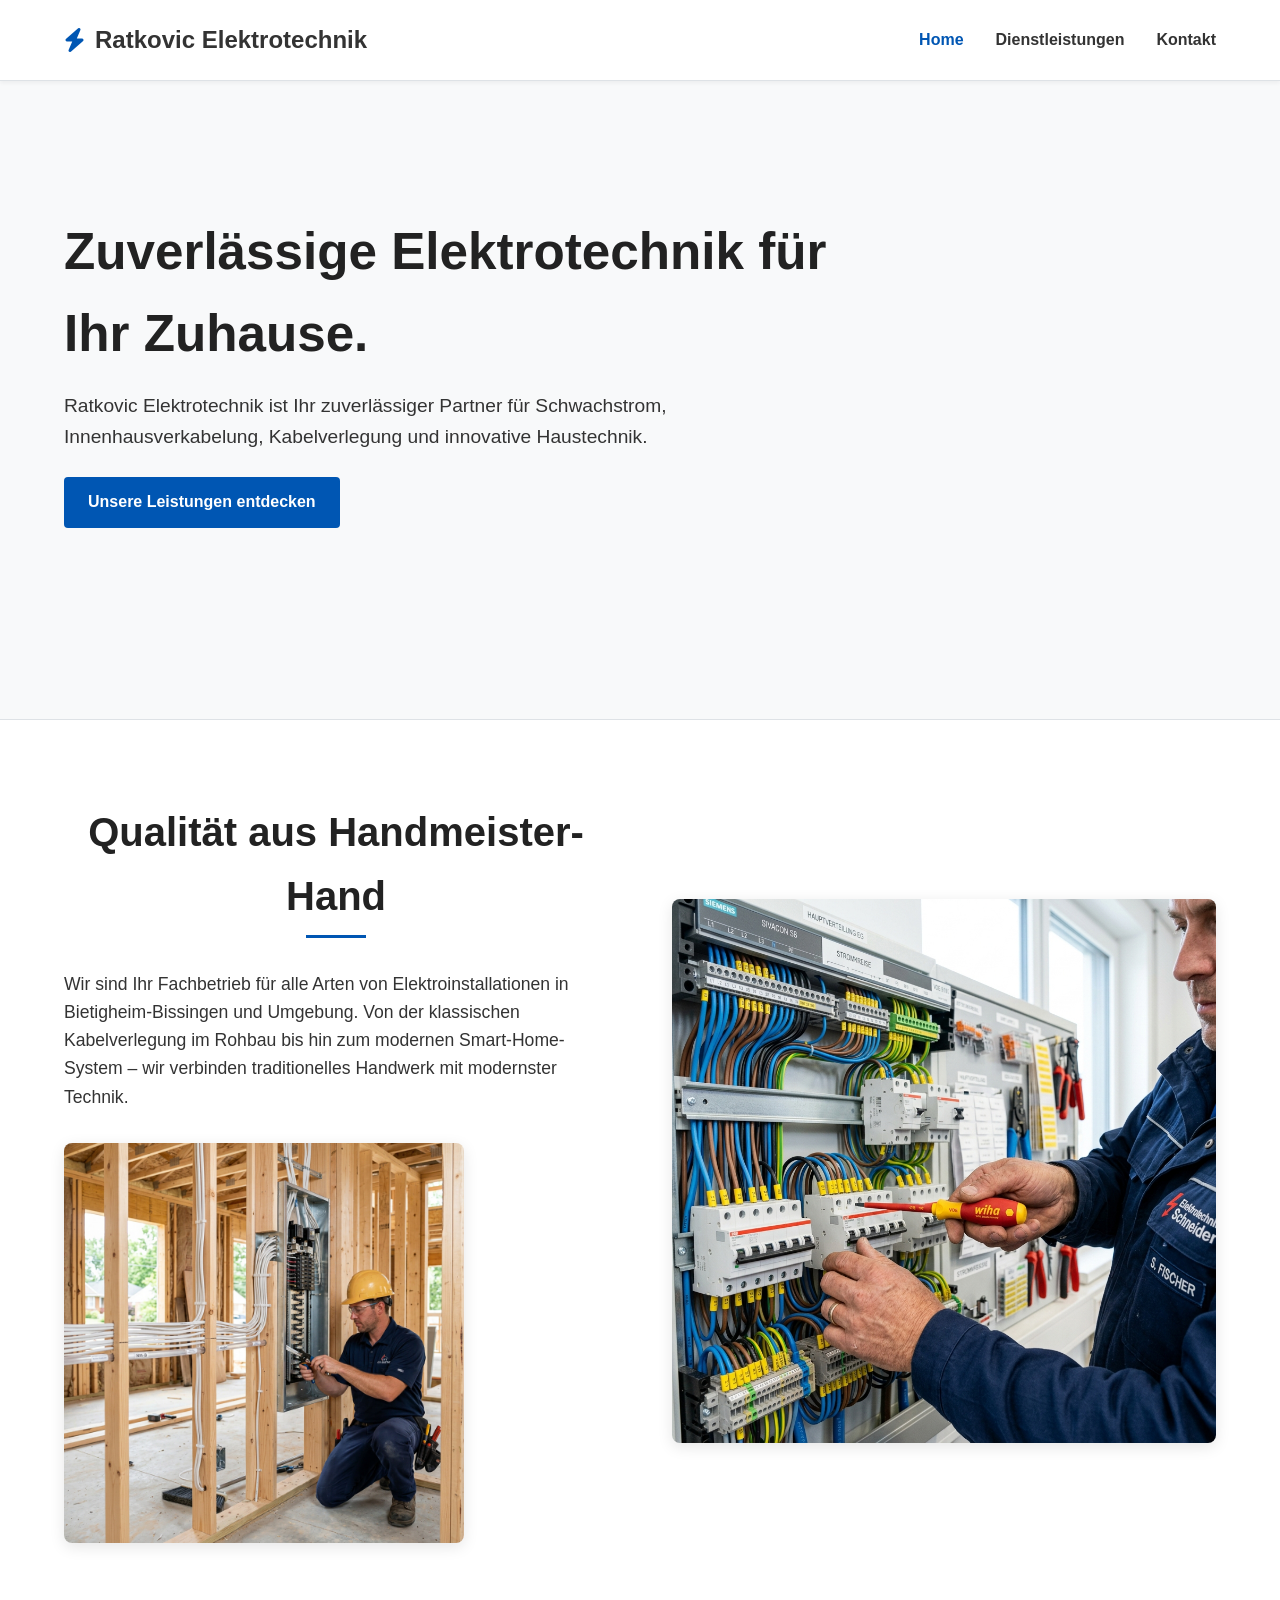
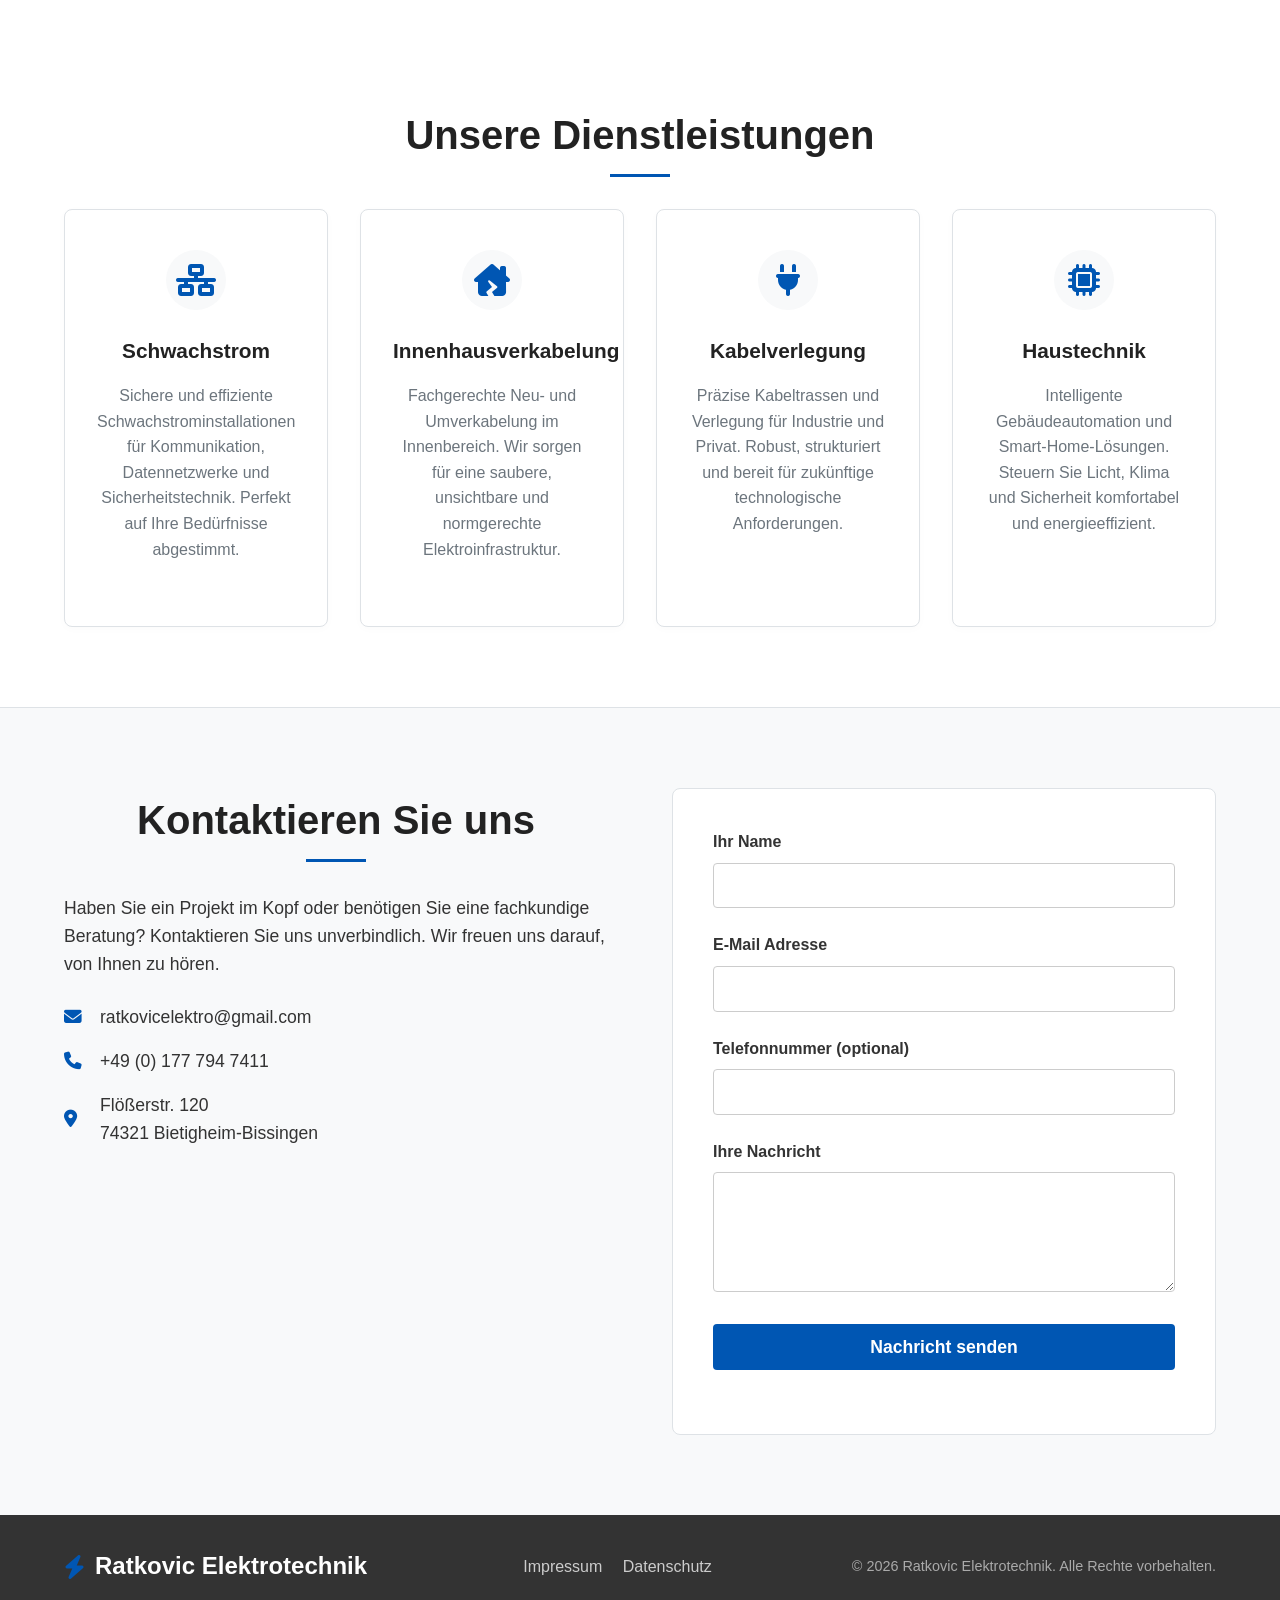
<file: index.html>
<!DOCTYPE html>
<html lang="de">
<head>
    <meta charset="UTF-8">
    <meta name="viewport" content="width=device-width, initial-scale=1.0">
    <title>Ratkovic Elektrotechnik | Ihr vertrauensvoller Partner für Elektrik</title>
    <meta name="description" content="Professionelle Dienstleistungen für Schwachstrom, Innenhausverkabelung, Kabelverlegung und Haustechnik von Ratkovic Elektrotechnik.">
    <link rel="stylesheet" href="styles.css">
    <link rel="preconnect" href="https://fonts.googleapis.com">
    <link rel="preconnect" href="https://fonts.gstatic.com" crossorigin>
    <link href="https://fonts.googleapis.com/css2?family=Inter:wght@300;400;600;800&display=swap" rel="stylesheet">
    <link rel="stylesheet" href="https://cdnjs.cloudflare.com/ajax/libs/font-awesome/6.4.0/css/all.min.css">
</head>
<body>

    <!-- Navigation -->
    <nav id="navbar">
        <div class="container nav-container">
            <a href="#home" class="logo">
                <i class="fa-solid fa-bolt"></i> Ratkovic Elektrotechnik
            </a>
            <ul class="nav-links">
                <li><a href="#home" class="active">Home</a></li>
                <li><a href="#leistungen">Dienstleistungen</a></li>
                <li><a href="#kontakt">Kontakt</a></li>
            </ul>
            <button class="mobile-menu-btn">
                <i class="fa-solid fa-bars"></i>
            </button>
        </div>
    </nav>

    <!-- Hero Section -->
    <section id="home" class="hero">
        <div class="container">
            <div class="hero-content">
                <h1>Zuverlässige Elektrotechnik für Ihr Zuhause.</h1>
                <p>Ratkovic Elektrotechnik ist Ihr zuverlässiger Partner für Schwachstrom, Innenhausverkabelung, Kabelverlegung und innovative Haustechnik.</p>
                <a href="#leistungen" class="btn btn-primary">Unsere Leistungen entdecken</a>
            </div>
        </div>
    </section>

    <!-- Über uns Section -->
    <section id="ueber-uns">
        <div class="container content-split">
            <div class="text-content">
                <h2>Qualität aus <span>Handmeister-Hand</span></h2>
                <p>Wir sind Ihr Fachbetrieb für alle Arten von Elektroinstallationen in Bietigheim-Bissingen und Umgebung. Von der klassischen Kabelverlegung im Rohbau bis hin zum modernen Smart-Home-System – wir verbinden traditionelles Handwerk mit modernster Technik.</p>
                <img src="assets/cables.png" alt="Kabelverlegung" class="inline-image" style="margin-top: 2rem;">
            </div>
            <div class="image-content">
                <img src="assets/electrician.png" alt="Elektriker bei der Arbeit" class="featured-image">
            </div>
        </div>
    </section>

    <!-- Services Section -->
    <section id="leistungen">
        <div class="container">
            <h2>Unsere <span>Dienstleistungen</span></h2>
            <div class="services-grid">
                
                <!-- Service 1 -->
                <div class="service-card">
                    <div class="service-icon">
                        <i class="fa-solid fa-network-wired"></i>
                    </div>
                    <h3>Schwachstrom</h3>
                    <p>Sichere und effiziente Schwachstrominstallationen für Kommunikation, Datennetzwerke und Sicherheitstechnik. Perfekt auf Ihre Bedürfnisse abgestimmt.</p>
                </div>

                <!-- Service 2 -->
                <div class="service-card">
                    <div class="service-icon">
                        <i class="fa-solid fa-house-chimney-crack"></i>
                    </div>
                    <h3>Innenhausverkabelung</h3>
                    <p>Fachgerechte Neu- und Umverkabelung im Innenbereich. Wir sorgen für eine saubere, unsichtbare und normgerechte Elektroinfrastruktur.</p>
                </div>

                <!-- Service 3 -->
                <div class="service-card">
                    <div class="service-icon">
                        <i class="fa-solid fa-plug"></i>
                    </div>
                    <h3>Kabelverlegung</h3>
                    <p>Präzise Kabeltrassen und Verlegung für Industrie und Privat. Robust, strukturiert und bereit für zukünftige technologische Anforderungen.</p>
                </div>

                <!-- Service 4 -->
                <div class="service-card">
                    <div class="service-icon">
                        <i class="fa-solid fa-microchip"></i>
                    </div>
                    <h3>Haustechnik</h3>
                    <p>Intelligente Gebäudeautomation und Smart-Home-Lösungen. Steuern Sie Licht, Klima und Sicherheit komfortabel und energieeffizient.</p>
                </div>

            </div>
        </div>
    </section>

    <!-- Contact Section -->
    <section id="kontakt" class="contact">
        <div class="container contact-container">
            <div class="contact-info">
                <h2>Kontaktieren Sie uns <span></h2>
                <p>Haben Sie ein Projekt im Kopf oder benötigen Sie eine fachkundige Beratung? Kontaktieren Sie uns unverbindlich. Wir freuen uns darauf, von Ihnen zu hören.</p>
                
                <ul class="contact-details">
                    <li>
                        <i class="fa-solid fa-envelope"></i>
                        <span>ratkovicelektro@gmail.com</span>
                    </li>
                    <li>
                        <i class="fa-solid fa-phone"></i>
                        <span>+49 (0) 177 794 7411</span>
                    </li>
                    <li>
                        <i class="fa-solid fa-location-dot"></i>
                        <span>Flößerstr. 120<br>74321 Bietigheim-Bissingen<span>
                    </li>
                </ul>
            </div>

            <div class="contact-form-wrapper">
                <form class="contact-form" id="contactForm" action="https://api.web3forms.com/submit" method="POST">
                   <input type="hidden" name="access_key" value="741a61e4-0ac5-4b56-ba2d-badff3c18d79">
                    
                    <div class="form-group">
                        <label for="name">Ihr Name</label>
                        <input type="text" id="name" name="name" required>
                    </div>
                    <div class="form-group">
                        <label for="email">E-Mail Adresse</label>
                        <input type="email" id="email" name="email" required>
                    </div>
                    <div class="form-group">
                        <label for="phone">Telefonnummer (optional)</label>
                        <input type="tel" id="phone" name="phone">
                    </div>
                    <div class="form-group">
                        <label for="message">Ihre Nachricht</label>
                        <textarea id="message" name="message" required></textarea>
                    </div>
                    <button type="submit" class="btn btn-primary">Nachricht senden</button>
                    <p id="form-result" style="margin-top: 1rem; font-weight: bold;"></p>
                </form>
            </div>
        </div>
    </section>

    <!-- Footer -->
    <footer>
        <div class="container footer-content">
            <div class="logo">
                <i class="fa-solid fa-bolt"></i> Ratkovic Elektrotechnik
            </div>
            <div class="footer-links">
                <a href="impressum.html">Impressum</a>
                <a href="#">Datenschutz</a>
            </div>
            <div class="copyright">
                &copy; <span id="year"></span> Ratkovic Elektrotechnik. Alle Rechte vorbehalten.
            </div>
        </div>
    </footer>

    <script src="script.js"></script>
</body>
</html>
</file>
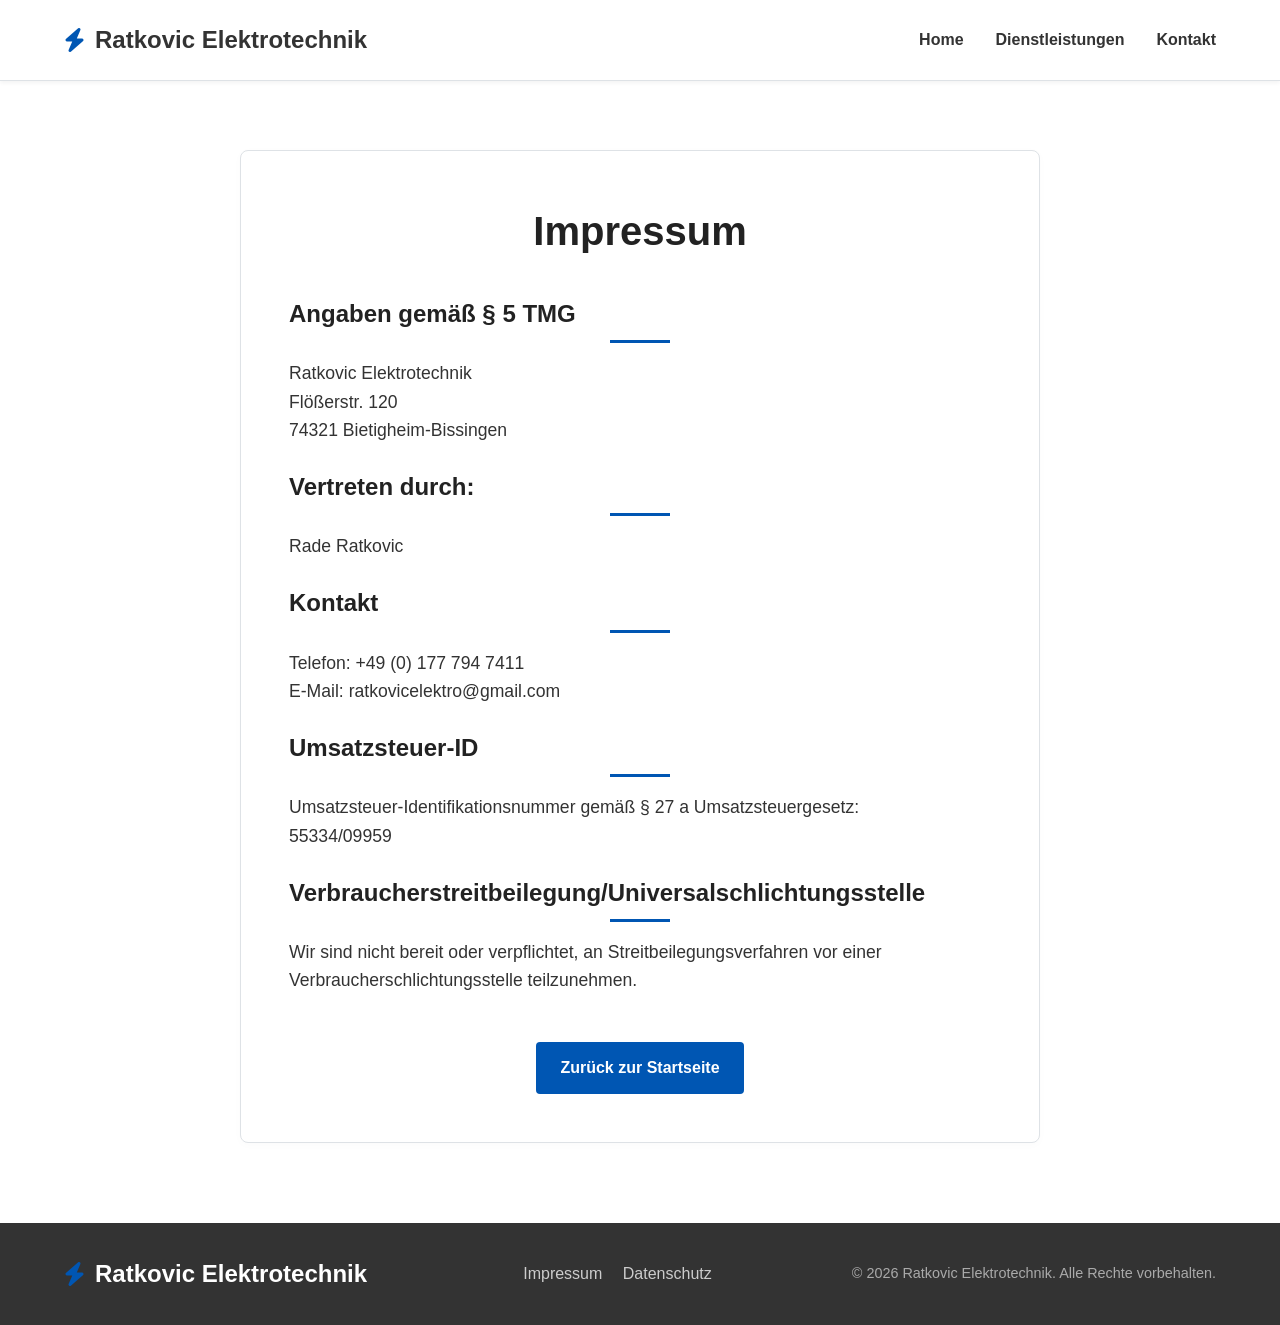
<file: impressum.html>
<!DOCTYPE html>
<html lang="de">
<head>
    <meta charset="UTF-8">
    <meta name="viewport" content="width=device-width, initial-scale=1.0">
    <title>Impressum | Ratkovic Elektrotechnik</title>
    <link rel="stylesheet" href="styles.css">
    <link rel="preconnect" href="https://fonts.googleapis.com">
    <link rel="preconnect" href="https://fonts.gstatic.com" crossorigin>
    <link href="https://fonts.googleapis.com/css2?family=Inter:wght@300;400;600;800&display=swap" rel="stylesheet">
    <link rel="stylesheet" href="https://cdnjs.cloudflare.com/ajax/libs/font-awesome/6.4.0/css/all.min.css">
    <style>
        .impressum-section {
            padding-top: 150px;
            min-height: calc(100vh - 100px);
        }
        .impressum-content {
            background: #ffffff;
            padding: 3rem;
            border-radius: 8px;
            border: 1px solid #dee2e6;
            max-width: 800px;
            margin: 0 auto;
            box-shadow: 0 2px 10px rgba(0,0,0,0.02);
        }
        .impressum-content h1 {
            font-size: 2.5rem;
            margin-bottom: 2rem;
            text-align: center;
        }
        .impressum-content h2 {
            font-size: 1.5rem;
            margin-bottom: 1rem;
            text-align: left;
            color: #222;
        }
        .impressum-content p {
            margin-bottom: 1.5rem;
        }
    </style>
</head>
<body>

    <!-- Navigation -->
    <nav id="navbar">
        <div class="container nav-container">
            <a href="index.html" class="logo">
                <i class="fa-solid fa-bolt"></i> Ratkovic Elektrotechnik
            </a>
            <ul class="nav-links">
                <li><a href="index.html#home">Home</a></li>
                <li><a href="index.html#leistungen">Dienstleistungen</a></li>
                <li><a href="index.html#kontakt">Kontakt</a></li>
            </ul>
        </div>
    </nav>

    <!-- Impressum Section -->
    <section class="impressum-section">
        <div class="container">
            <div class="impressum-content">
                <h1>Impressum</h1>
                
                <h2>Angaben gemäß § 5 TMG</h2>
                <p>
                    Ratkovic Elektrotechnik<br>
                    Flößerstr. 120<br>
                    74321 Bietigheim-Bissingen
                </p>

                <h2>Vertreten durch:</h2>
                <p>Rade Ratkovic</p>

                <h2>Kontakt</h2>
                <p>
                    Telefon: +49 (0) 177 794 7411<br>
                    E-Mail: ratkovicelektro@gmail.com
                </p>

                <h2>Umsatzsteuer-ID</h2>
                <p>
                    Umsatzsteuer-Identifikationsnummer gemäß § 27 a Umsatzsteuergesetz:<br>
                    55334/09959
                </p>

                <h2>Verbraucherstreitbeilegung/Universalschlichtungsstelle</h2>
                <p>
                    Wir sind nicht bereit oder verpflichtet, an Streitbeilegungsverfahren vor einer Verbraucherschlichtungsstelle teilzunehmen.
                </p>
                
                <div style="text-align: center; margin-top: 3rem;">
                    <a href="index.html" class="btn btn-primary">Zurück zur Startseite</a>
                </div>
            </div>
        </div>
    </section>

    <!-- Footer -->
    <footer>
        <div class="container footer-content">
            <div class="logo">
                <i class="fa-solid fa-bolt"></i> Ratkovic Elektrotechnik
            </div>
            <div class="footer-links">
                <a href="impressum.html" class="active">Impressum</a>
                <a href="#">Datenschutz</a>
            </div>
            <div class="copyright">
                &copy; <span id="year"></span> Ratkovic Elektrotechnik. Alle Rechte vorbehalten.
            </div>
        </div>
    </footer>

    <script src="script.js"></script>
</body>
</html>
</file>
<file: styles.css>
:root {
  --bg-light: #ffffff;
  --bg-gray: #f8f9fa;
  --text-main: #333333;
  --text-muted: #6c757d;
  --primary: #0056b3;
  --primary-hover: #004494;
  --border-color: #dee2e6;
  --transition: all 0.2s ease-in-out;
}

* {
  margin: 0;
  padding: 0;
  box-sizing: border-box;
}

html {
  scroll-behavior: smooth;
  font-family: 'Arial', sans-serif; /* Simpler, more standard font */
}

body {
  background-color: var(--bg-light);
  color: var(--text-main);
  line-height: 1.6;
}

/* Typography */
h1, h2, h3, h4 {
  font-weight: 700;
  color: #222;
}

h1 {
  font-size: clamp(2rem, 4vw, 3.5rem);
  margin-bottom: 1rem;
}

h2 {
  font-size: 2.5rem;
  margin-bottom: 2rem;
  text-align: center;
  position: relative;
  padding-bottom: 10px;
}

h2::after {
  content: '';
  position: absolute;
  bottom: 0;
  left: 50%;
  transform: translateX(-50%);
  width: 60px;
  height: 3px;
  background-color: var(--primary);
}

p {
  color: var(--text-main);
  font-size: 1.1rem;
  margin-bottom: 1.5rem;
}

/* Utilities */
.container {
  width: 90%;
  max-width: 1200px;
  margin: 0 auto;
}

section {
  padding: 5rem 0;
}

.btn {
  display: inline-block;
  padding: 0.8rem 1.5rem;
  border-radius: 4px;
  font-weight: bold;
  text-decoration: none;
  cursor: pointer;
  border: none;
  transition: var(--transition);
}

.btn-primary {
  background-color: var(--primary);
  color: #fff;
}

.btn-primary:hover {
  background-color: var(--primary-hover);
}

/* Navigation */
nav {
  position: fixed;
  top: 0;
  width: 100%;
  background: #ffffff;
  z-index: 1000;
  border-bottom: 1px solid var(--border-color);
  box-shadow: 0 2px 4px rgba(0,0,0,0.05);
}

.nav-container {
  display: flex;
  justify-content: space-between;
  align-items: center;
  height: 80px;
}

.logo {
  font-size: 1.5rem;
  font-weight: bold;
  color: var(--text-main);
  text-decoration: none;
  display: flex;
  align-items: center;
  gap: 10px;
}

.logo i {
  color: var(--primary);
}

.nav-links {
  display: flex;
  list-style: none;
  gap: 2rem;
}

.nav-links a {
  color: var(--text-main);
  text-decoration: none;
  font-weight: 600;
  transition: var(--transition);
}

.nav-links a:hover,
.nav-links a.active {
  color: var(--primary);
}

.mobile-menu-btn {
  display: none;
  background: none;
  border: none;
  color: var(--text-main);
  font-size: 1.5rem;
  cursor: pointer;
}

/* Hero Section */
.hero {
  min-height: 80vh;
  display: flex;
  align-items: center;
  background-color: var(--bg-gray);
  padding-top: 100px;
  border-bottom: 1px solid var(--border-color);
}

.hero-content {
  max-width: 800px;
}

.hero-content p {
  font-size: 1.2rem;
}

/* Services Section */
.services-grid {
  display: grid;
  grid-template-columns: repeat(auto-fit, minmax(250px, 1fr));
  gap: 2rem;
}

.service-card {
  background: #ffffff;
  padding: 2.5rem 2rem;
  border: 1px solid var(--border-color);
  border-radius: 8px;
  text-align: center;
  box-shadow: 0 2px 10px rgba(0,0,0,0.02);
}

.service-icon {
  width: 60px;
  height: 60px;
  background: var(--bg-gray);
  border-radius: 50%;
  display: flex;
  align-items: center;
  justify-content: center;
  margin: 0 auto 1.5rem;
  font-size: 2rem;
  color: var(--primary);
}

.service-card h3 {
  font-size: 1.3rem;
  margin-bottom: 1rem;
}

.service-card p {
  font-size: 1rem;
  color: var(--text-muted);
}

/* Contact Section */
.contact {
  background-color: var(--bg-gray);
  border-top: 1px solid var(--border-color);
}

.contact-container {
  display: grid;
  grid-template-columns: 1fr 1fr;
  gap: 4rem;
}

.contact-info h3 {
  font-size: 1.8rem;
  margin-bottom: 1.5rem;
}

.contact-details {
  list-style: none;
}

.contact-details li {
  display: flex;
  align-items: center;
  gap: 1rem;
  margin-bottom: 1rem;
  font-size: 1.1rem;
}

.contact-details i {
  color: var(--primary);
  width: 20px;
}

.contact-form {
  background: #ffffff;
  padding: 2.5rem;
  border-radius: 8px;
  border: 1px solid var(--border-color);
}

.form-group {
  margin-bottom: 1.5rem;
}

.form-group label {
  display: block;
  margin-bottom: 0.5rem;
  font-weight: bold;
}

.form-group input,
.form-group textarea {
  width: 100%;
  padding: 0.8rem;
  border: 1px solid #ccc;
  border-radius: 4px;
  font-family: inherit;
  font-size: 1rem;
}

.form-group textarea {
  resize: vertical;
  min-height: 120px;
}

.contact-form .btn-primary {
  width: 100%;
  font-size: 1.1rem;
}

/* Footer */
footer {
  background: #333;
  color: #fff;
  padding: 2rem 0;
}

.footer-content {
  display: flex;
  justify-content: space-between;
  align-items: center;
  flex-wrap: wrap;
  gap: 2rem;
}

.footer-content .logo {
  color: #fff;
}

.footer-links a {
  color: #ccc;
  text-decoration: none;
  margin-left: 1rem;
}

.footer-links a:hover {
  text-decoration: underline;
}

.copyright {
  color: #aaa;
  font-size: 0.9rem;
}

/* Content Split */
.content-split {
  display: grid;
  grid-template-columns: 1fr 1fr;
  gap: 4rem;
  align-items: center;
}

.featured-image,
.inline-image {
  width: 100%;
  border-radius: 8px;
  box-shadow: 0 4px 15px rgba(0,0,0,0.1);
  display: block;
}

.inline-image {
  max-width: 400px;
}

/* Responsive Design */
@media (max-width: 992px) {
  .contact-container,
  .content-split {
    grid-template-columns: 1fr;
  }
}

@media (max-width: 768px) {
  .nav-links {
    display: none; /* simple toggle via js */
    flex-direction: column;
    width: 100%;
    background: #fff;
    position: absolute;
    top: 80px;
    left: 0;
    padding: 1rem 0;
    border-bottom: 1px solid var(--border-color);
  }

  .nav-links.active {
    display: flex;
  }

  .nav-links li {
    text-align: center;
    padding: 0.5rem 0;
  }

  .mobile-menu-btn {
    display: block;
  }

  h1 {
    font-size: 2rem;
  }
}
</file>
